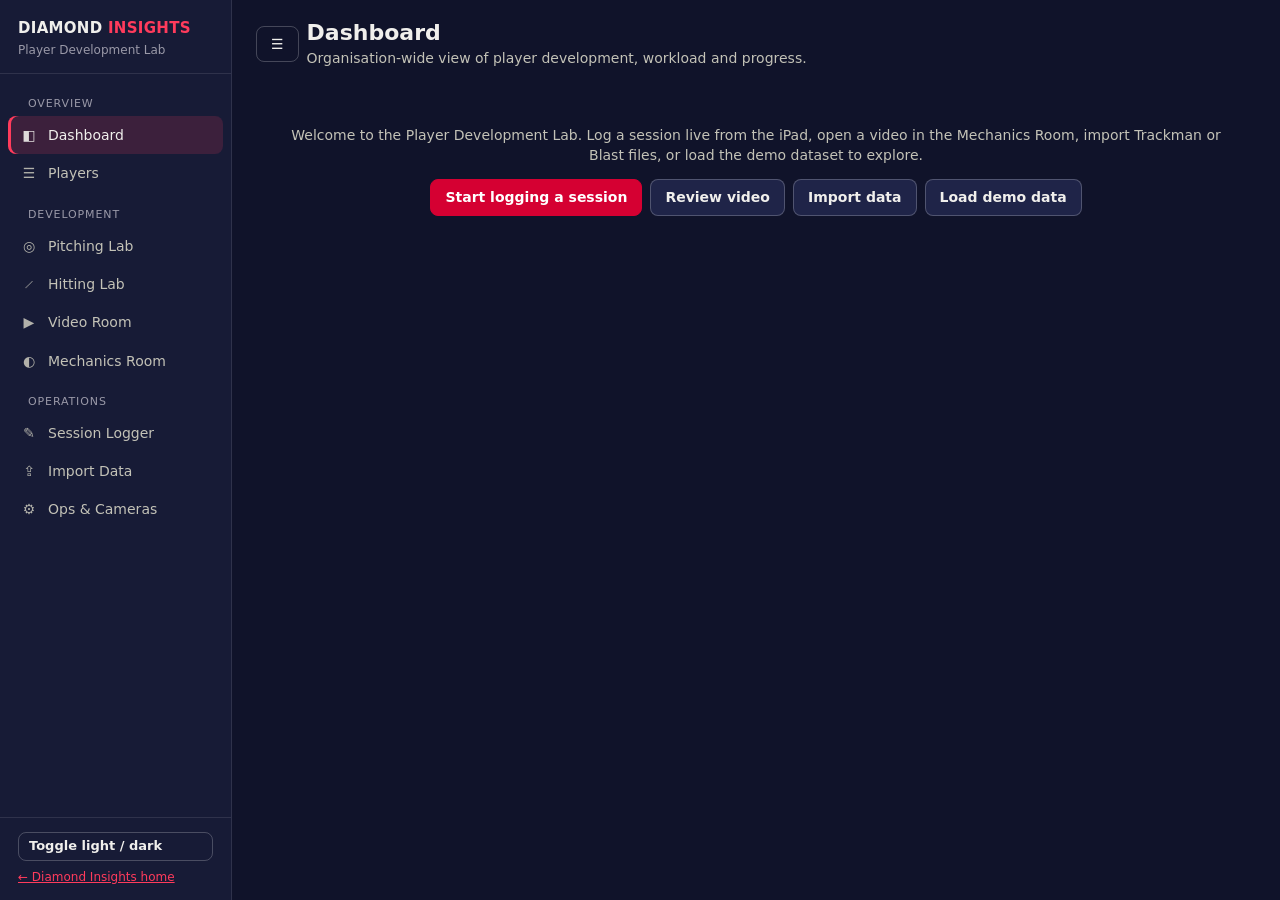
<file: lab/index.html>
<!DOCTYPE html>
<html lang="en">
<head>
  <meta charset="UTF-8">
  <meta name="viewport" content="width=device-width, initial-scale=1.0">
  <title>Player Development Lab</title>
  <meta name="description" content="Diamond Insights Player Development Lab — Trackman pitching and hitting development, pitch design, command, swing and timing analysis with synced multi-angle video.">
  <link rel="stylesheet" href="css/lab.css">
  <script>
    try { document.documentElement.dataset.theme = localStorage.getItem('di-lab-theme') || 'dark'; } catch (e) { document.documentElement.dataset.theme = 'dark'; }
  </script>
  <script src="vendor/plotly-2.35.2.min.js" defer></script>
  <script type="module" src="js/app.js"></script>
</head>
<body>
  <div id="app"></div>
  <noscript>The Player Development Lab needs JavaScript enabled.</noscript>
</body>
</html>
</file>
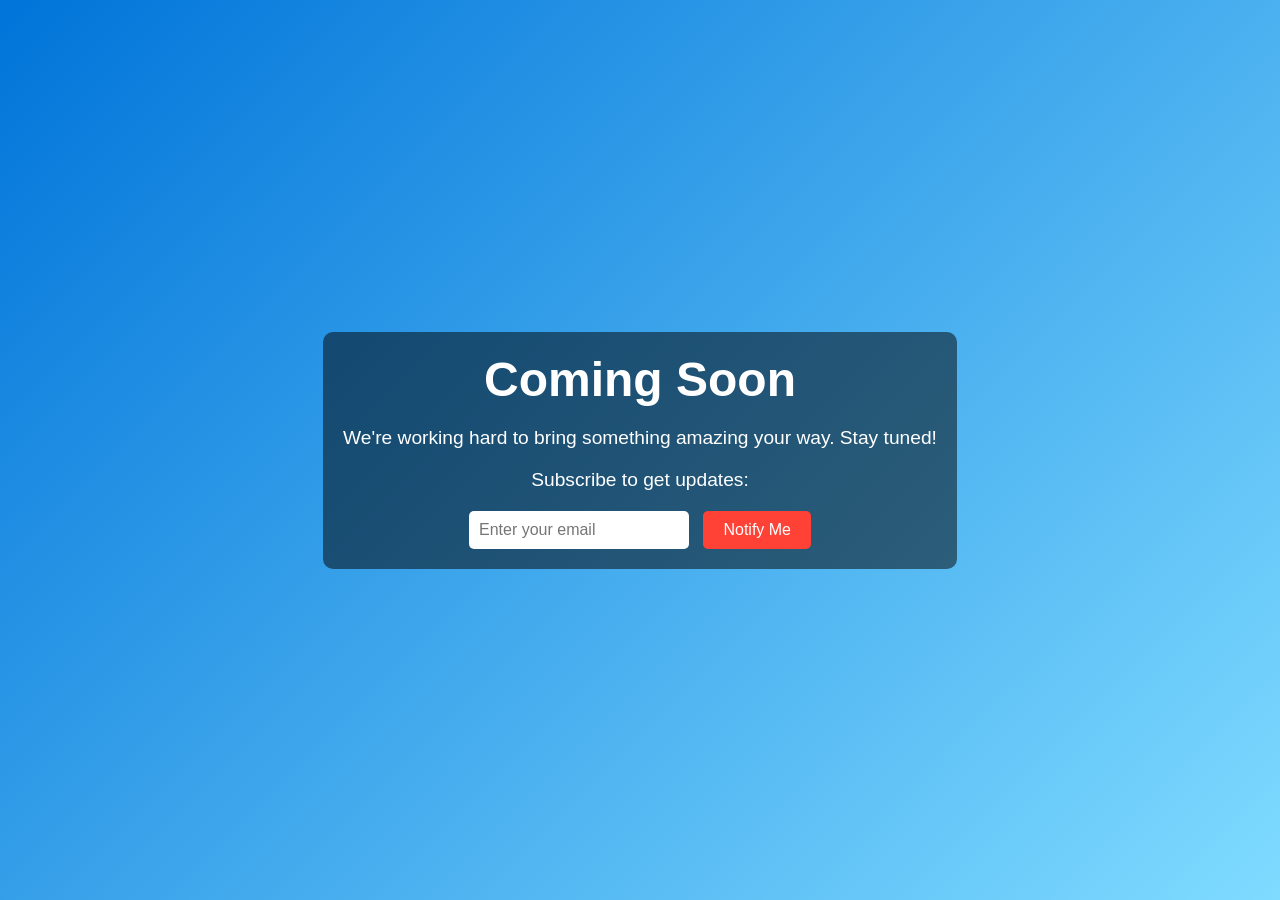
<file: AmericanHighSchoolPlayers.html>
<!DOCTYPE html>
<html lang="en">
<head>
    <meta charset="UTF-8">
    <meta name="viewport" content="width=device-width, initial-scale=1.0">
    <title>Coming Soon</title>
    <style>
        body {
            margin: 0;
            font-family: Arial, sans-serif;
            display: flex;
            justify-content: center;
            align-items: center;
            height: 100vh;
            background: linear-gradient(135deg, #0074D9, #7FDBFF);
            color: #fff;
            text-align: center;
        }
        .container {
            max-width: 600px;
            padding: 20px;
            background: rgba(0, 0, 0, 0.5);
            border-radius: 10px;
        }
        h1 {
            font-size: 3em;
            margin: 0 0 20px;
        }
        p {
            font-size: 1.2em;
            margin: 0 0 20px;
        }
        .subscribe {
            margin-top: 20px;
        }
        input[type="email"] {
            padding: 10px;
            font-size: 1em;
            border: none;
            border-radius: 5px;
            outline: none;
            margin-right: 10px;
        }
        button {
            padding: 10px 20px;
            font-size: 1em;
            background: #FF4136;
            color: #fff;
            border: none;
            border-radius: 5px;
            cursor: pointer;
        }
        button:hover {
            background: #FF851B;
        }
    </style>
</head>
<body>
    <div class="container">
        <h1>Coming Soon</h1>
        <p>We're working hard to bring something amazing your way. Stay tuned!</p>
        <div class="subscribe">
            <p>Subscribe to get updates:</p>
            <form action="#" method="post">
                <input type="email" name="email" placeholder="Enter your email" required>
                <button type="submit">Notify Me</button>
            </form>
        </div>
    </div>
</body>
</html>
</file>
<file: lab/css/lab.css>
/* Diamond Insights — Player Development Lab
   Dark navy is the brand default; light theme is selected, not inverted. */

:root {
  color-scheme: dark;
  --font: system-ui, -apple-system, "Segoe UI", Roboto, sans-serif;
  --page: #10132a;
  --surface-1: #171b36;
  --surface-2: #1f2448;
  --surface-3: #282e5a;
  --border: rgba(255, 255, 255, 0.10);
  --border-strong: rgba(255, 255, 255, 0.22);
  --text-primary: #f0efec;
  --text-secondary: #c3c2b7;
  --text-muted: #9a99a8;
  --grid: #2a3058;
  --axis: #464d80;
  --accent: #ff3b5c;          /* brand red, lifted for dark surfaces */
  --accent-strong: #d50032;
  --accent-soft: rgba(255, 59, 92, 0.16);
  --good: #0ca30c; --warning: #fab219; --serious: #ec835a; --critical: #d03b3b;
  --good-text: #3fcf3f;
  --series-1: #3987e5; --series-2: #d95926; --series-3: #199e70; --series-4: #c98500;
  --series-5: #d55181; --series-6: #008300; --series-7: #9085e9; --series-8: #e66767;
  --seq-150: #1c5cab; --seq-300: #2a78d6; --seq-450: #5598e7; --seq-650: #b7d3f6;
  --heat-lo: #232a52; --heat-hi: #256abf;
  --radius: 10px;
  --shadow: 0 1px 2px rgba(0, 0, 0, 0.35);
}

:root[data-theme="light"] {
  color-scheme: light;
  --page: #f4f4f7;
  --surface-1: #fcfcfb;
  --surface-2: #f0f0f4;
  --surface-3: #e4e5ee;
  --border: rgba(11, 11, 11, 0.10);
  --border-strong: rgba(11, 11, 11, 0.22);
  --text-primary: #0b0b0b;
  --text-secondary: #52514e;
  --text-muted: #6f6e69;
  --grid: #e1e0d9;
  --axis: #c3c2b7;
  --accent: #d50032;
  --accent-strong: #a80027;
  --accent-soft: rgba(213, 0, 50, 0.10);
  --good-text: #006300;
  --series-1: #2a78d6; --series-2: #eb6834; --series-3: #1baf7a; --series-4: #eda100;
  --series-5: #e87ba4; --series-6: #008300; --series-7: #6250d6; --series-8: #e34948;
  --seq-150: #b7d3f6; --seq-300: #6da7ec; --seq-450: #2a78d6; --seq-650: #104281;
  --heat-lo: #eef4fd; --heat-hi: #6da7ec;
  --shadow: 0 1px 2px rgba(0, 0, 0, 0.08);
}

* { box-sizing: border-box; }
html, body { margin: 0; }
body {
  font-family: var(--font);
  background: var(--page);
  color: var(--text-primary);
  font-size: 14px;
  line-height: 1.45;
}
a { color: var(--accent); }
h1, h2, h3, h4 { margin: 0; line-height: 1.2; }
button, input, select, textarea { font: inherit; color: inherit; }

/* ---------- shell ---------- */
.app { display: grid; grid-template-columns: 232px 1fr; min-height: 100vh; }
.sidebar {
  background: var(--surface-1);
  border-right: 1px solid var(--border);
  position: sticky; top: 0; height: 100vh; overflow-y: auto;
  display: flex; flex-direction: column;
}
.brand { padding: 18px 18px 14px; border-bottom: 1px solid var(--border); }
.brand-mark { font-weight: 800; letter-spacing: 0.02em; font-size: 15px; }
.brand-mark span { color: var(--accent); }
.brand-sub { color: var(--text-muted); font-size: 12px; margin-top: 2px; }
.nav { list-style: none; margin: 8px 0; padding: 0 8px; }
.nav a {
  display: flex; align-items: center; gap: 10px; padding: 9px 12px; border-radius: 8px;
  color: var(--text-secondary); text-decoration: none; font-weight: 500;
}
.nav a:hover { background: var(--surface-2); color: var(--text-primary); }
.nav a.active { background: var(--accent-soft); color: var(--text-primary); box-shadow: inset 3px 0 0 var(--accent); }
.nav .ico { width: 18px; text-align: center; opacity: 0.9; }
.nav-section { color: var(--text-muted); font-size: 11px; text-transform: uppercase; letter-spacing: 0.08em; padding: 14px 20px 4px; }
.sidebar-foot { margin-top: auto; padding: 14px 18px; border-top: 1px solid var(--border); color: var(--text-muted); font-size: 12px; display: grid; gap: 8px; }

.main { min-width: 0; padding: 20px 24px 60px; }
.topbar { display: flex; align-items: flex-end; justify-content: space-between; gap: 16px; margin-bottom: 16px; flex-wrap: wrap; }
.page-title { font-size: 22px; font-weight: 700; }
.page-sub { color: var(--text-secondary); margin-top: 2px; }
.menu-toggle { display: none; }

/* ---------- filters ---------- */
.filters { display: flex; flex-wrap: wrap; gap: 10px; align-items: end; margin-bottom: 16px; padding: 12px; background: var(--surface-1); border: 1px solid var(--border); border-radius: var(--radius); }
.field { display: grid; gap: 4px; min-width: 0; }
.field > span { font-size: 11px; color: var(--text-muted); text-transform: uppercase; letter-spacing: 0.06em; }
select, input[type="text"], input[type="number"], input[type="date"], input[type="search"], textarea {
  background: var(--surface-2); border: 1px solid var(--border-strong); border-radius: 8px; padding: 7px 10px; min-height: 34px; max-width: 100%;
}
textarea { min-height: 70px; width: 100%; }
select:focus, input:focus, textarea:focus, button:focus-visible, a:focus-visible, [tabindex]:focus-visible { outline: 2px solid var(--accent); outline-offset: 1px; }
.chips { display: flex; flex-wrap: wrap; gap: 6px; }
.chip { border: 1px solid var(--border-strong); background: transparent; border-radius: 999px; padding: 4px 10px; cursor: pointer; display: inline-flex; gap: 6px; align-items: center; font-size: 13px; }
.chip[aria-pressed="true"] { background: var(--surface-3); border-color: var(--text-secondary); }
.chip .dot { width: 9px; height: 9px; border-radius: 50%; display: inline-block; }

.btn { border: 1px solid var(--border-strong); background: var(--surface-2); padding: 7px 14px; border-radius: 8px; cursor: pointer; font-weight: 600; min-height: 34px; display: inline-flex; align-items: center; gap: 6px; text-decoration: none; color: var(--text-primary); }
.btn:hover { background: var(--surface-3); }
.btn-primary { background: var(--accent-strong); border-color: var(--accent-strong); color: #fff; }
.btn-primary:hover { background: var(--accent); }
.btn-ghost { background: transparent; }
.btn-danger { color: var(--critical); }
.btn-sm { padding: 4px 10px; min-height: 28px; font-size: 13px; }
.btn-row { display: flex; gap: 8px; flex-wrap: wrap; align-items: center; }

/* ---------- layout ---------- */
.grid { display: grid; gap: 16px; }
.g2 { grid-template-columns: repeat(2, minmax(0, 1fr)); }
.g3 { grid-template-columns: repeat(3, minmax(0, 1fr)); }
.g-auto { grid-template-columns: repeat(auto-fit, minmax(300px, 1fr)); }
.span2 { grid-column: span 2; }
.card { background: var(--surface-1); border: 1px solid var(--border); border-radius: var(--radius); padding: 14px 16px; box-shadow: var(--shadow); min-width: 0; }
.card-title { font-size: 14px; font-weight: 700; margin-bottom: 10px; display: flex; justify-content: space-between; gap: 8px; align-items: center; }
.card-note { color: var(--text-muted); font-size: 12px; margin-top: 8px; }
.chart { width: 100%; height: 340px; }
.chart.tall { height: 440px; }
.chart.short { height: 260px; }
.chart.square { aspect-ratio: 1 / 1; height: auto; max-height: 460px; }

.tabs { display: flex; gap: 4px; border-bottom: 1px solid var(--border); margin-bottom: 16px; overflow-x: auto; }
.tab { background: none; border: none; padding: 10px 14px; cursor: pointer; color: var(--text-secondary); font-weight: 600; border-bottom: 2px solid transparent; white-space: nowrap; }
.tab[aria-selected="true"] { color: var(--text-primary); border-bottom-color: var(--accent); }

/* ---------- stats ---------- */
.stats { display: grid; grid-template-columns: repeat(auto-fit, minmax(140px, 1fr)); gap: 12px; margin-bottom: 16px; }
.stat { background: var(--surface-1); border: 1px solid var(--border); border-radius: var(--radius); padding: 12px 14px; }
.stat-label { font-size: 12px; color: var(--text-secondary); }
.stat-value { font-size: 24px; font-weight: 700; margin-top: 2px; }
.stat-sub { font-size: 12px; color: var(--text-muted); margin-top: 2px; }
.up { color: var(--good-text); }
.down { color: var(--critical); }

/* ---------- tables ---------- */
.table-wrap { overflow-x: auto; }
table { border-collapse: collapse; width: 100%; font-size: 13px; }
th, td { padding: 7px 10px; border-bottom: 1px solid var(--border); text-align: left; white-space: nowrap; }
th { color: var(--text-muted); font-weight: 600; font-size: 12px; position: sticky; top: 0; background: var(--surface-1); }
td.num, th.num { text-align: right; font-variant-numeric: tabular-nums; }
tbody tr[tabindex]:hover { background: var(--surface-2); cursor: pointer; }
tr.selected { background: var(--accent-soft); }
table.compact td, table.compact th { padding: 4px 8px; }
.type-dot { display: inline-flex; align-items: center; gap: 6px; }
.type-dot i { width: 10px; height: 10px; border-radius: 50%; display: inline-block; }

/* ---------- badges / alerts ---------- */
.badge { display: inline-flex; align-items: center; gap: 4px; padding: 2px 8px; border-radius: 999px; font-size: 12px; font-weight: 600; background: var(--surface-3); color: var(--text-secondary); }
.alert { display: flex; gap: 10px; padding: 10px 12px; border-radius: 8px; background: var(--surface-2); border-left: 3px solid var(--warning); margin-bottom: 8px; }
.alert.critical { border-left-color: var(--critical); }
.alert.good { border-left-color: var(--good); }
.alert b { display: block; }
.alert .ico { font-weight: 800; }
.progress { height: 8px; background: var(--surface-3); border-radius: 999px; overflow: hidden; }
.progress > i { display: block; height: 100%; background: var(--series-1); border-radius: 999px; }

.empty { text-align: center; padding: 40px 20px; color: var(--text-secondary); }
.empty p { margin: 0 0 14px; }
.muted { color: var(--text-muted); }
.small { font-size: 12px; }
.mono { font-family: ui-monospace, SFMono-Regular, Menlo, monospace; font-size: 12px; }
.hidden { display: none !important; }
.dropzone { border: 2px dashed var(--border-strong); border-radius: var(--radius); padding: 28px; text-align: center; color: var(--text-secondary); }
.dropzone.over { border-color: var(--accent); background: var(--accent-soft); }

/* ---------- video room ---------- */
.video-grid { display: grid; gap: 10px; grid-template-columns: repeat(auto-fit, minmax(280px, 1fr)); }
.video-tile { background: #000; border-radius: 8px; overflow: hidden; position: relative; border: 1px solid var(--border); }
.video-tile video { width: 100%; display: block; aspect-ratio: 16 / 9; background: #000; }
.video-tile .cap { position: absolute; top: 6px; left: 8px; background: rgba(0, 0, 0, 0.6); color: #fff; font-size: 12px; padding: 2px 8px; border-radius: 6px; }
.transport { display: flex; flex-wrap: wrap; gap: 8px; align-items: center; margin: 10px 0; }
.pitch-list { max-height: 520px; overflow-y: auto; }

/* ---------- command target pad ---------- */
.pad { width: 100%; max-width: 340px; aspect-ratio: 3 / 3.6; background: var(--surface-2); border-radius: 8px; position: relative; cursor: crosshair; border: 1px solid var(--border); touch-action: none; }
.pad svg { width: 100%; height: 100%; display: block; }

#toasts { position: fixed; bottom: 16px; right: 16px; display: grid; gap: 8px; z-index: 50; }
.toast { background: var(--surface-3); border: 1px solid var(--border-strong); padding: 10px 14px; border-radius: 8px; box-shadow: var(--shadow); max-width: 360px; }
.toast-error { border-left: 3px solid var(--critical); }
.toast-ok { border-left: 3px solid var(--good); }

dialog { background: var(--surface-1); color: var(--text-primary); border: 1px solid var(--border-strong); border-radius: 12px; padding: 18px; width: min(560px, calc(100vw - 32px)); }
dialog::backdrop { background: rgba(0, 0, 0, 0.55); }
.form-grid { display: grid; grid-template-columns: repeat(2, minmax(0, 1fr)); gap: 10px; }
.form-grid .full { grid-column: 1 / -1; }

@media (max-width: 1100px) {
  .g3 { grid-template-columns: repeat(2, minmax(0, 1fr)); }
}
@media (max-width: 860px) {
  .app { grid-template-columns: 1fr; }
  .sidebar { position: fixed; z-index: 40; width: 260px; transform: translateX(-100%); transition: transform 0.2s; }
  .sidebar.open { transform: none; }
  .menu-toggle { display: inline-flex; }
  .main { padding: 14px 16px 60px; }
  .g2, .g3 { grid-template-columns: 1fr; }
  .span2 { grid-column: auto; }
  .form-grid { grid-template-columns: 1fr; }
  .chart { height: 300px; }
}

@media print {
  .sidebar, .filters, .menu-toggle, .btn { display: none !important; }
  .app { display: block; }
  .card { break-inside: avoid; }
}

/* ---------- session logger (iPad-first) ---------- */
.btn-lg { min-height: 44px; padding: 10px 18px; font-size: 15px; }
.btn-xl { min-height: 56px; padding: 12px 28px; font-size: 18px; flex: 1; justify-content: center; }
.chip-lg { padding: 9px 14px; font-size: 14px; min-height: 40px; }
.log-pad-row { display: grid; grid-template-columns: minmax(0, 340px) minmax(0, 1fr); gap: 16px; margin-top: 12px; align-items: start; }
.log-fields { display: grid; grid-template-columns: repeat(auto-fill, minmax(120px, 1fr)); gap: 10px; align-content: start; }
.log-fields .field:has(.chips) { grid-column: 1 / -1; }
.num-input { font-size: 20px; font-variant-numeric: tabular-nums; min-height: 44px; width: 100%; }
.pad-wide { aspect-ratio: 600 / 330; max-width: 100%; }
.save-bar { display: flex; gap: 10px; }

/* ---------- mechanics room ---------- */
.mech-stage { position: relative; background: #000; border-radius: 8px; overflow: hidden; }
.mech-stage video { width: 100%; display: block; max-height: 70vh; background: #000; }
.mech-overlay { position: absolute; inset: 0; width: 100%; height: 100%; touch-action: none; cursor: crosshair; }
.mech-scrub { width: 100%; margin: 8px 0; accent-color: var(--accent); }
.mech-empty { min-height: 220px; display: grid; place-content: center; }

@media (max-width: 860px) {
  .log-pad-row { grid-template-columns: 1fr; }
}
</file>
